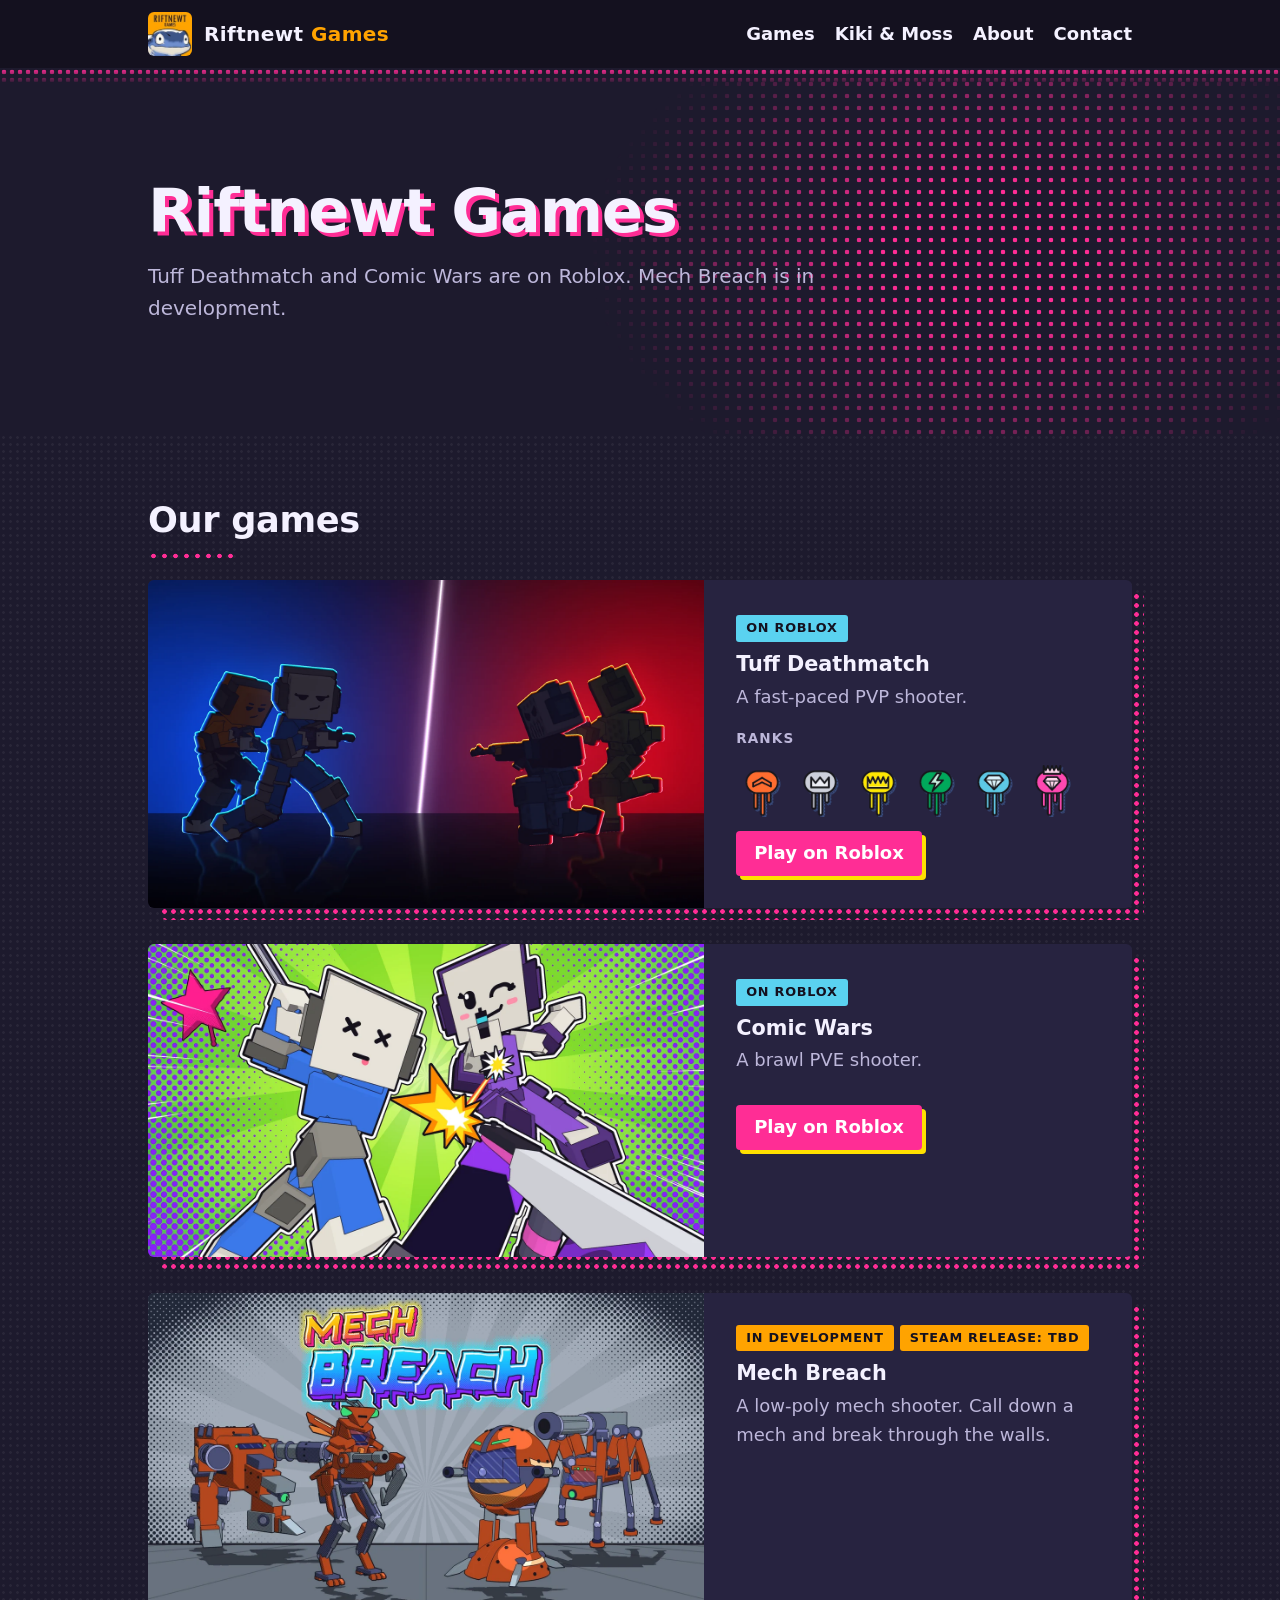
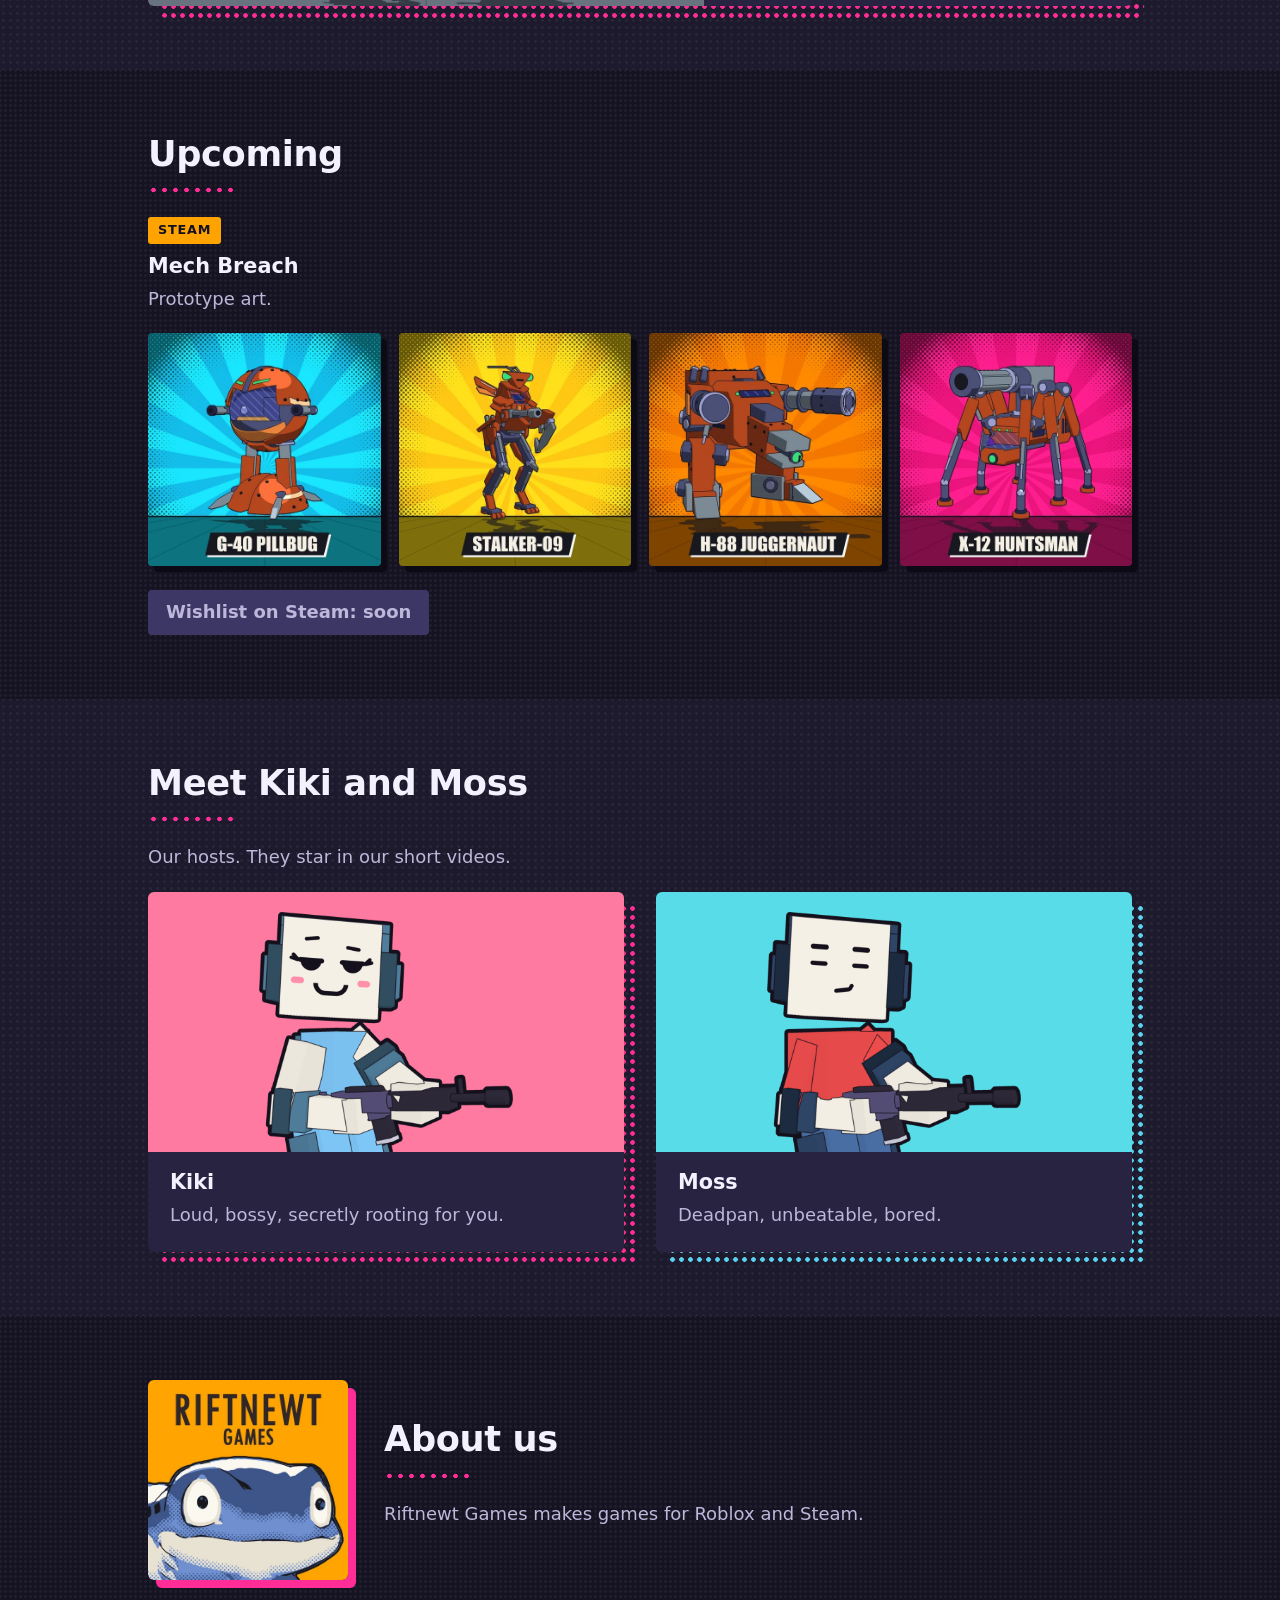
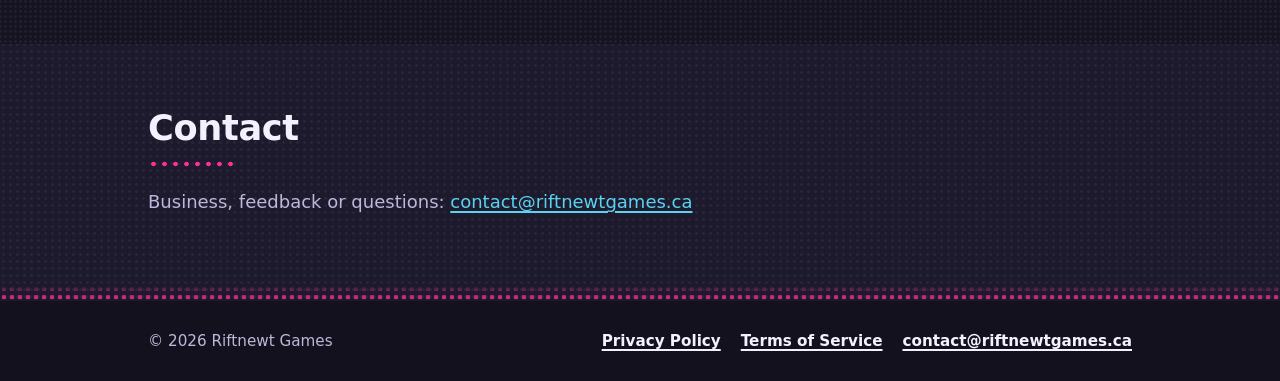
<file: index.html>
<!doctype html>
<html lang="en">
<head>
<meta charset="utf-8">
<meta name="viewport" content="width=device-width, initial-scale=1">
<title>Riftnewt Games</title>
<meta name="description" content="Riftnewt Games is independent. We make Tuff Deathmatch, Comic Wars and more, all in development for Steam.">
<meta property="og:type" content="website">
<meta property="og:site_name" content="Riftnewt Games">
<meta property="og:title" content="Riftnewt Games">
<meta property="og:description" content="Independent. Tuff Deathmatch, Comic Wars and more, heading to Steam.">
<meta property="og:url" content="https://riftnewtgames.ca/">
<meta property="og:image" content="https://riftnewtgames.ca/img/og-image.jpg">
<meta name="twitter:card" content="summary_large_image">
<link rel="icon" href="favicon.ico" sizes="any">
<link rel="icon" type="image/png" sizes="32x32" href="favicon-32.png">
<link rel="apple-touch-icon" href="apple-touch-icon.png">
<link rel="stylesheet" href="style.css">
</head>
<body>

<header class="site-header">
  <div class="wrap">
    <a class="brand" href="/"><img src="img/newt-96.webp" alt="" width="44" height="44"><span class="brand-name">Riftnewt <span>Games</span></span></a>
    <nav aria-label="Main">
      <a href="#games">Games</a>
      <a href="#characters">Kiki &amp; Moss</a>
      <a href="#about">About</a>
      <a href="#contact">Contact</a>
    </nav>
  </div>
</header>

<main>
  <div class="hero">
    <div class="wrap">
      <div>
        <h1>Riftnewt Games</h1>
        <p>Tuff Deathmatch and Comic Wars are on Roblox. Mech Breach is in development.</p>
      </div>
    </div>
  </div>

  <section id="games">
    <div class="wrap">
      <h2>Our games</h2>
      <article class="feature">
        <img src="img/hero-split.webp" alt="Two teams of stickmen face off, blue on the left and red on the right, split by a white neon line" width="1600" height="900">
        <div class="text">
          <span class="tag">On Roblox</span>
          <h3>Tuff Deathmatch</h3>
          <p>A fast-paced PVP shooter.</p>
          <p class="ranks-label">Ranks</p>
          <ul class="ranks" aria-label="Rank badges from Bronze to Master">
            <li><img src="img/ranks/bronze-3.webp" alt="Bronze 3 rank badge" width="52" height="52" loading="lazy"></li>
            <li><img src="img/ranks/silver-3.webp" alt="Silver 3 rank badge" width="52" height="52" loading="lazy"></li>
            <li><img src="img/ranks/gold-3.webp" alt="Gold 3 rank badge" width="52" height="52" loading="lazy"></li>
            <li><img src="img/ranks/platinum-3.webp" alt="Platinum 3 rank badge" width="52" height="52" loading="lazy"></li>
            <li><img src="img/ranks/diamond-3.webp" alt="Diamond 3 rank badge" width="52" height="52" loading="lazy"></li>
            <li><img src="img/ranks/master.webp" alt="Master rank badge" width="52" height="52" loading="lazy"></li>
          </ul>
          <a class="btn" href="https://ro.blox.com/Ebh5?af_dp=roblox%3A%2F%2Fnavigation%2Fgame_details%3FgameId%3D10777149514&amp;af_web_dp=https%3A%2F%2Fwww.roblox.com%2Fgames%2F82842314172804">Play on Roblox</a>
        </div>
      </article>
      <article class="feature">
        <img src="img/comic-wars.webp" alt="Two stickmen brawl on a green comic burst: one with X eyes, one winking, a muzzle flash between them" width="1280" height="720" loading="lazy">
        <div class="text">
          <span class="tag">On Roblox</span>
          <h3>Comic Wars</h3>
          <p>A brawl PVE shooter.</p>
          <a class="btn" href="https://www.roblox.com/games/114255466424540/Comic-Wars">Play on Roblox</a>
        </div>
      </article>
      <article class="feature">
        <img src="img/mech-breach.webp" alt="The four mechs of Mech Breach in a row on a concrete floor under the title MECH BREACH in graffiti lettering: a boxy heavy mech and a mantis-like mech on the left, a ball-shaped mech and a six-legged gun spider on the right" width="1280" height="720" loading="lazy">
        <div class="text">
          <div class="tags"><span class="tag soon">In development</span><span class="tag soon">Steam release: TBD</span></div>
          <h3>Mech Breach</h3>
          <p>A low-poly mech shooter. Call down a mech and break through the walls.</p>
        </div>
      </article>
    </div>
  </section>

  <div class="band">
    <section id="upcoming">
      <div class="wrap">
        <h2>Upcoming</h2>
        <span class="tag soon">Steam</span>
        <h3>Mech Breach</h3>
        <p class="lead">Prototype art.</p>
        <ul class="proto">
          <li><img src="img/mech-pillbug.webp" alt="G-40 PILLBUG, a round orange mech with a cobalt window and two small cannons, standing on armoured foot pods, on a cyan sunburst" width="540" height="540" loading="lazy"></li>
          <li><img src="img/mech-stalker.webp" alt="STALKER-09, a tall, thin mantis-like mech aiming a long gun, on a yellow sunburst" width="540" height="540" loading="lazy"></li>
          <li><img src="img/mech-juggernaut.webp" alt="H-88 JUGGERNAUT, a heavy, boxy mech with a big cannon and a tusked jaw, on an orange sunburst" width="540" height="540" loading="lazy"></li>
          <li><img src="img/mech-huntsman.webp" alt="X-12 HUNTSMAN, a six-legged spider mech carrying one big rotary cannon, on a magenta sunburst" width="540" height="540" loading="lazy"></li>
        </ul>
        <!-- When the Steam page exists, swap this span for: <a class="btn" href="STEAM PAGE URL">Wishlist on Steam</a> -->
        <span class="btn off" aria-disabled="true">Wishlist on Steam: soon</span>
      </div>
    </section>
  </div>

  <section id="characters">
    <div class="wrap">
      <h2>Meet Kiki and Moss</h2>
      <p class="lead">Our hosts. They star in our short videos.</p>
      <div class="chars">
        <article class="char kiki">
          <figure><img src="img/kiki.png" alt="Kiki, a cartoon character with headphones and a smug smile, holding a rifle" width="720" height="680" loading="lazy"></figure>
          <div class="text">
            <h3>Kiki</h3>
            <p>Loud, bossy, secretly rooting for you.</p>
          </div>
        </article>
        <article class="char moss">
          <figure><img src="img/moss.png" alt="Moss, a cartoon character with headphones and a flat expression, holding a rifle" width="720" height="680" loading="lazy"></figure>
          <div class="text">
            <h3>Moss</h3>
            <p>Deadpan, unbeatable, bored.</p>
          </div>
        </article>
      </div>
    </div>
  </section>

  <div class="band">
    <section id="about">
      <div class="wrap about">
        <img src="img/newt-480.webp" alt="The Riftnewt Games newt mascot, wide-eyed on an orange background" width="480" height="480" loading="lazy">
        <div>
          <h2>About us</h2>
          <p>Riftnewt Games makes games for Roblox and Steam.</p>
        </div>
      </div>
    </section>
  </div>

  <section id="contact">
    <div class="wrap">
      <h2>Contact</h2>
      <p class="lead">Business, feedback or questions: <a href="mailto:contact@riftnewtgames.ca">contact@riftnewtgames.ca</a></p>
    </div>
  </section>
</main>

<footer class="site-footer">
  <div class="wrap">
    <p>&copy; 2026 Riftnewt Games</p>
    <nav aria-label="Legal">
      <a href="privacy.html">Privacy Policy</a>
      <a href="terms.html">Terms of Service</a>
      <a href="mailto:contact@riftnewtgames.ca">contact@riftnewtgames.ca</a>
    </nav>
  </div>
</footer>

</body>
</html>
</file>
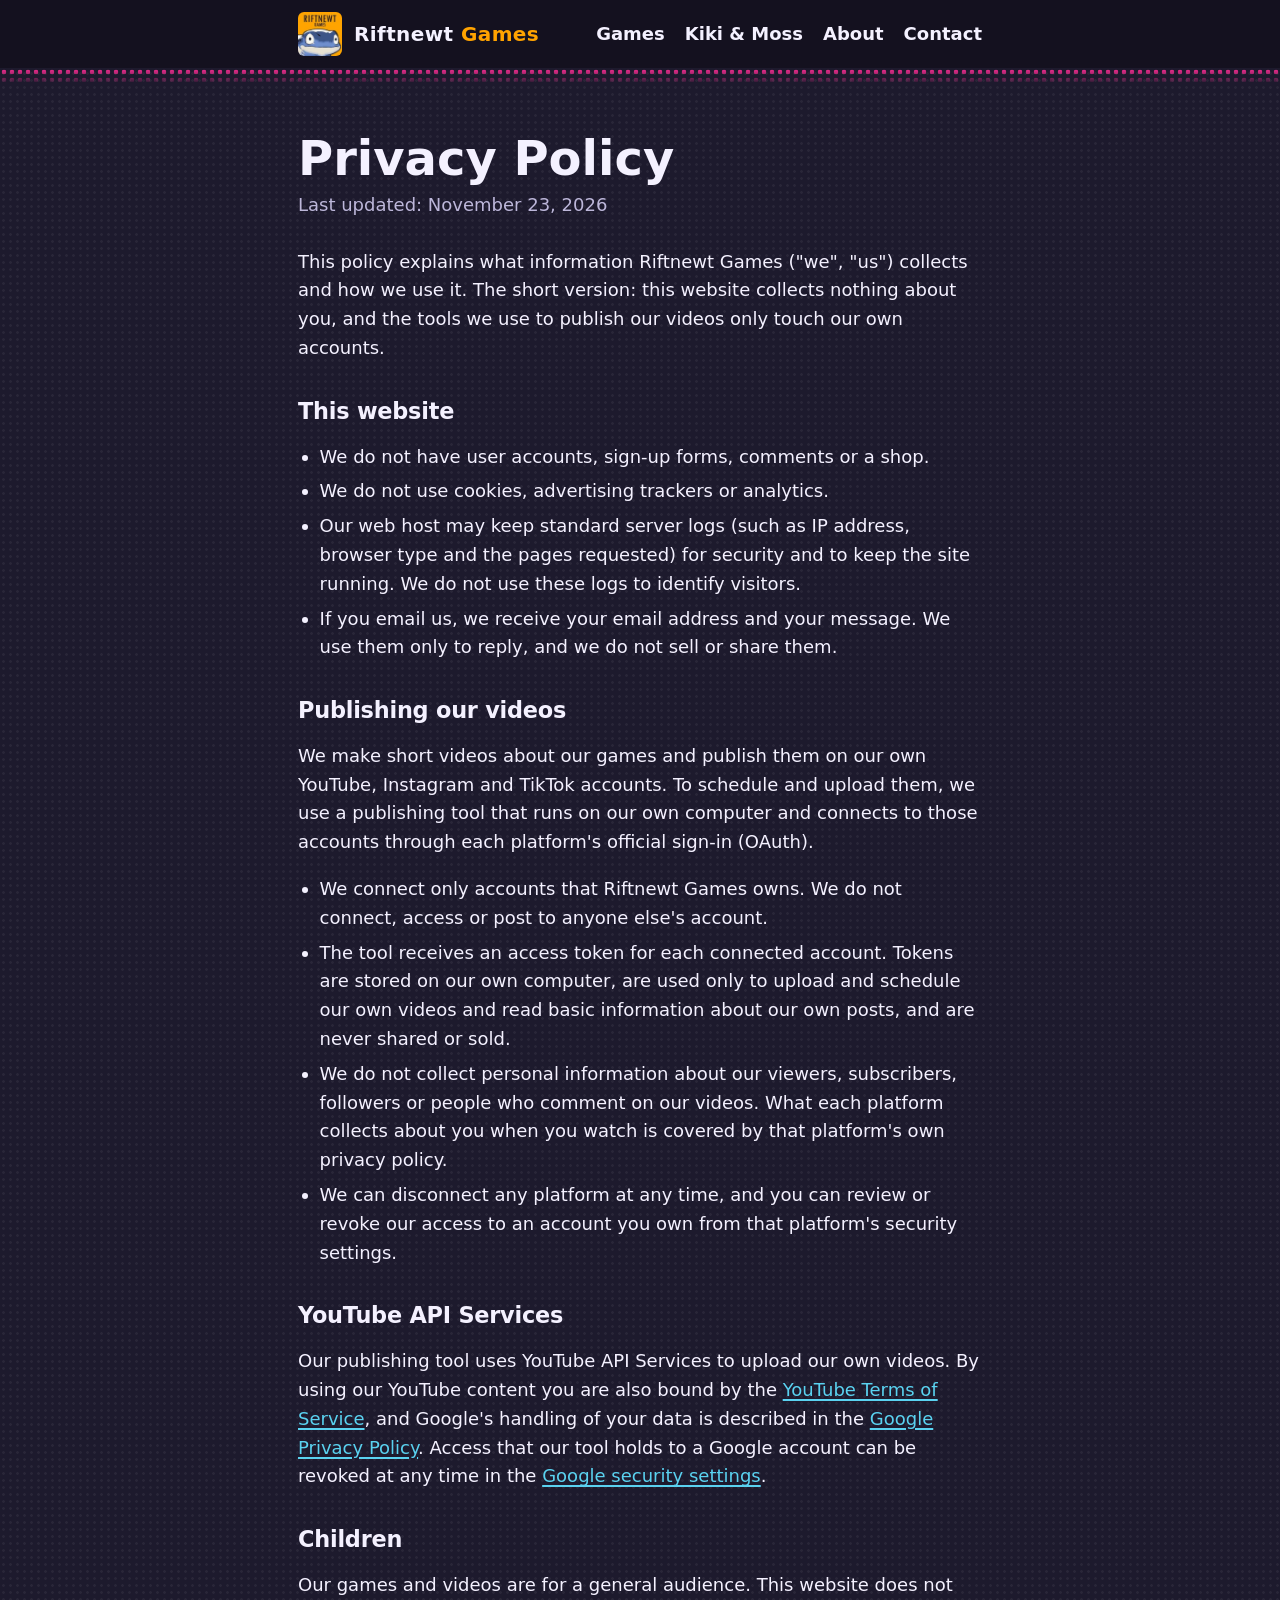
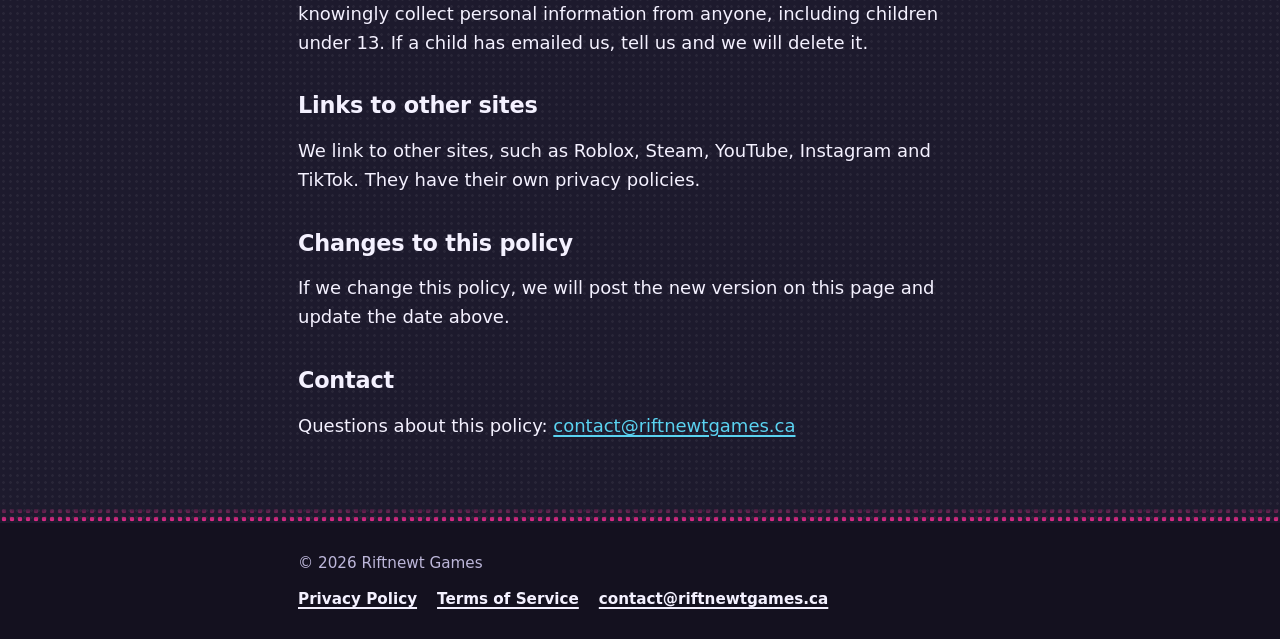
<file: privacy.html>
<!doctype html>
<html lang="en">
<head>
<meta charset="utf-8">
<meta name="viewport" content="width=device-width, initial-scale=1">
<title>Privacy Policy | Riftnewt Games</title>
<meta name="description" content="How Riftnewt Games handles information on this website and in the tools we use to publish our videos.">
<link rel="icon" href="favicon.ico" sizes="any">
<link rel="icon" type="image/png" sizes="32x32" href="favicon-32.png">
<link rel="apple-touch-icon" href="apple-touch-icon.png">
<link rel="stylesheet" href="style.css">
</head>
<body class="doc">

<header class="site-header">
  <div class="wrap">
    <a class="brand" href="/"><img src="img/newt-96.webp" alt="" width="44" height="44"><span class="brand-name">Riftnewt <span>Games</span></span></a>
    <nav aria-label="Main">
      <a href="/#games">Games</a>
      <a href="/#characters">Kiki &amp; Moss</a>
      <a href="/#about">About</a>
      <a href="/#contact">Contact</a>
    </nav>
  </div>
</header>

<main>
  <section>
    <div class="wrap">
      <h1>Privacy Policy</h1>
      <p class="updated">Last updated: November 23, 2026</p>

      <p>This policy explains what information Riftnewt Games ("we", "us") collects and how we use it. The short version: this website collects nothing about you, and the tools we use to publish our videos only touch our own accounts.</p>

      <h2>This website</h2>
      <ul>
        <li>We do not have user accounts, sign-up forms, comments or a shop.</li>
        <li>We do not use cookies, advertising trackers or analytics.</li>
        <li>Our web host may keep standard server logs (such as IP address, browser type and the pages requested) for security and to keep the site running. We do not use these logs to identify visitors.</li>
        <li>If you email us, we receive your email address and your message. We use them only to reply, and we do not sell or share them.</li>
      </ul>

      <h2>Publishing our videos</h2>
      <p>We make short videos about our games and publish them on our own YouTube, Instagram and TikTok accounts. To schedule and upload them, we use a publishing tool that runs on our own computer and connects to those accounts through each platform's official sign-in (OAuth).</p>
      <ul>
        <li>We connect only accounts that Riftnewt Games owns. We do not connect, access or post to anyone else's account.</li>
        <li>The tool receives an access token for each connected account. Tokens are stored on our own computer, are used only to upload and schedule our own videos and read basic information about our own posts, and are never shared or sold.</li>
        <li>We do not collect personal information about our viewers, subscribers, followers or people who comment on our videos. What each platform collects about you when you watch is covered by that platform's own privacy policy.</li>
        <li>We can disconnect any platform at any time, and you can review or revoke our access to an account you own from that platform's security settings.</li>
      </ul>

      <h2>YouTube API Services</h2>
      <p>Our publishing tool uses YouTube API Services to upload our own videos. By using our YouTube content you are also bound by the <a href="https://www.youtube.com/t/terms">YouTube Terms of Service</a>, and Google's handling of your data is described in the <a href="https://policies.google.com/privacy">Google Privacy Policy</a>. Access that our tool holds to a Google account can be revoked at any time in the <a href="https://myaccount.google.com/permissions">Google security settings</a>.</p>

      <h2>Children</h2>
      <p>Our games and videos are for a general audience. This website does not knowingly collect personal information from anyone, including children under 13. If a child has emailed us, tell us and we will delete it.</p>

      <h2>Links to other sites</h2>
      <p>We link to other sites, such as Roblox, Steam, YouTube, Instagram and TikTok. They have their own privacy policies.</p>

      <h2>Changes to this policy</h2>
      <p>If we change this policy, we will post the new version on this page and update the date above.</p>

      <h2>Contact</h2>
      <p>Questions about this policy: <a href="mailto:contact@riftnewtgames.ca">contact@riftnewtgames.ca</a></p>
    </div>
  </section>
</main>

<footer class="site-footer">
  <div class="wrap">
    <p>&copy; 2026 Riftnewt Games</p>
    <nav aria-label="Legal">
      <a href="privacy.html">Privacy Policy</a>
      <a href="terms.html">Terms of Service</a>
      <a href="mailto:contact@riftnewtgames.ca">contact@riftnewtgames.ca</a>
    </nav>
  </div>
</footer>

</body>
</html>
</file>
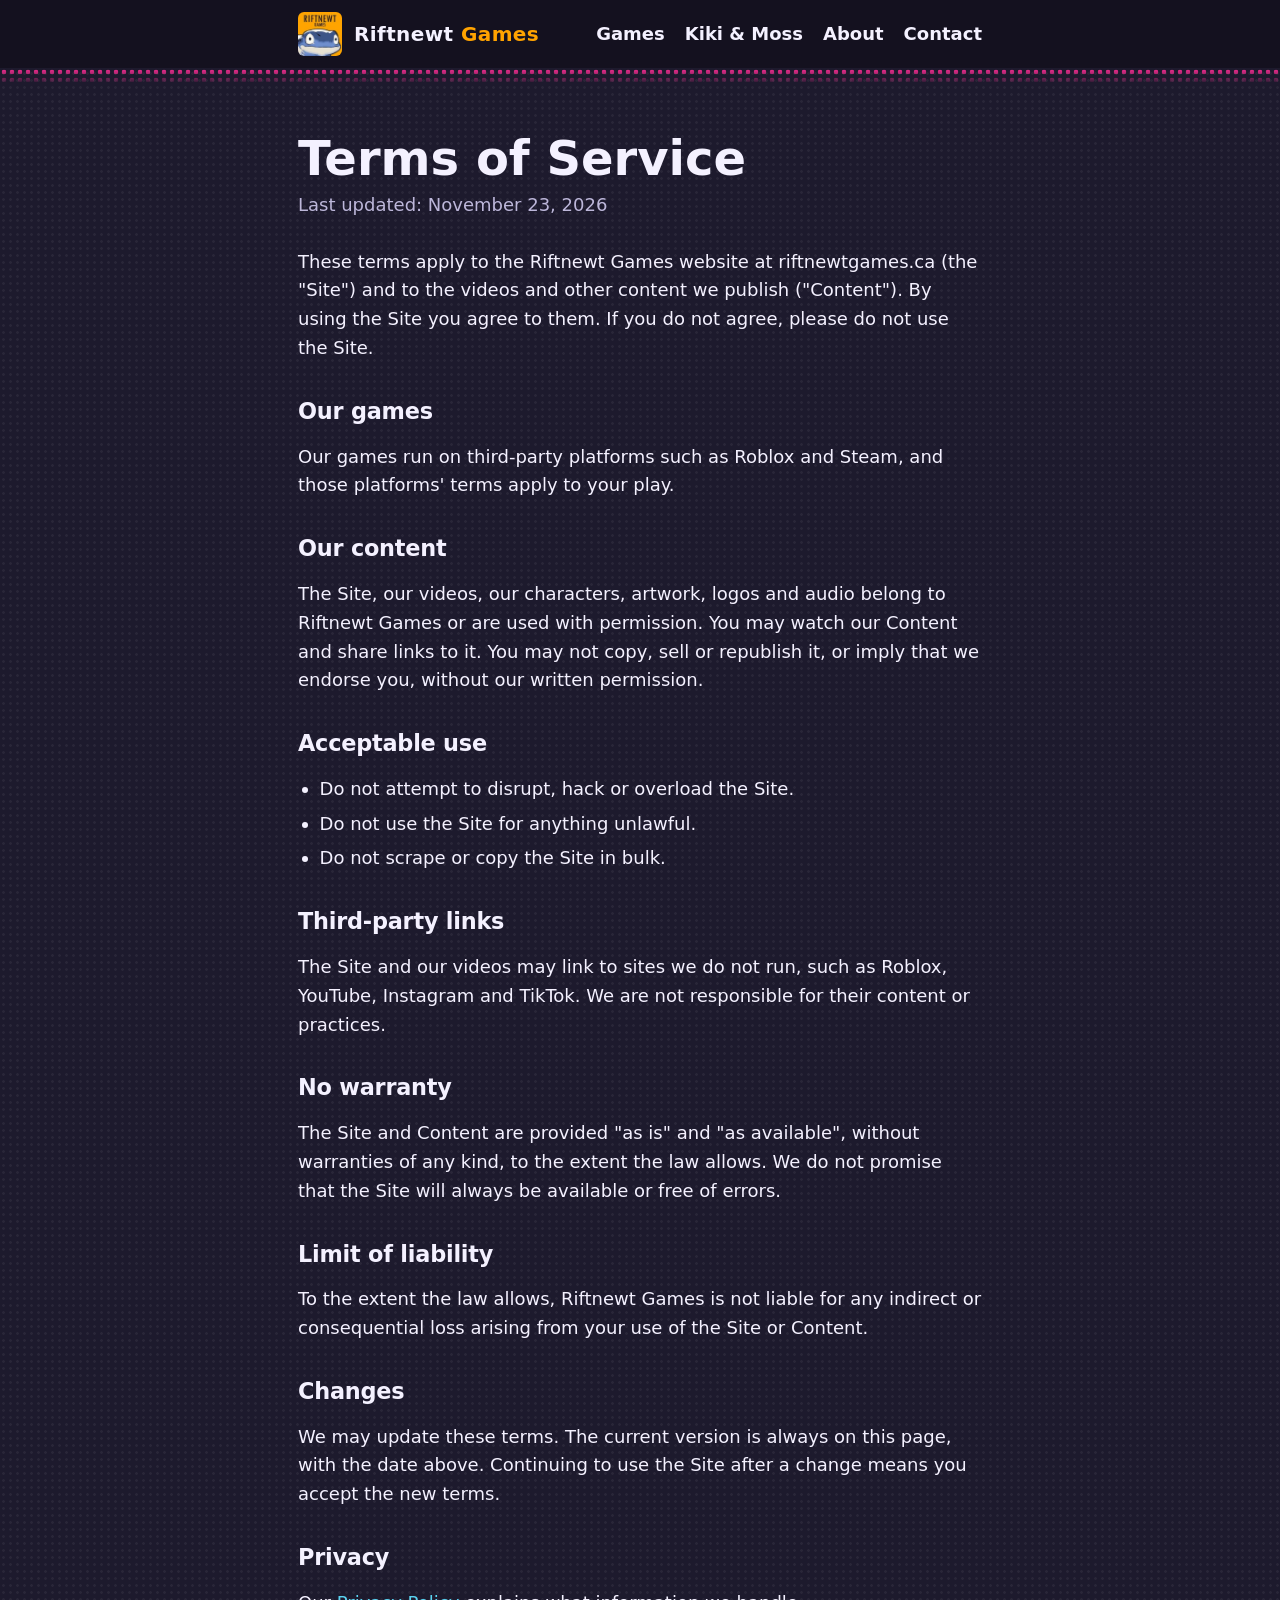
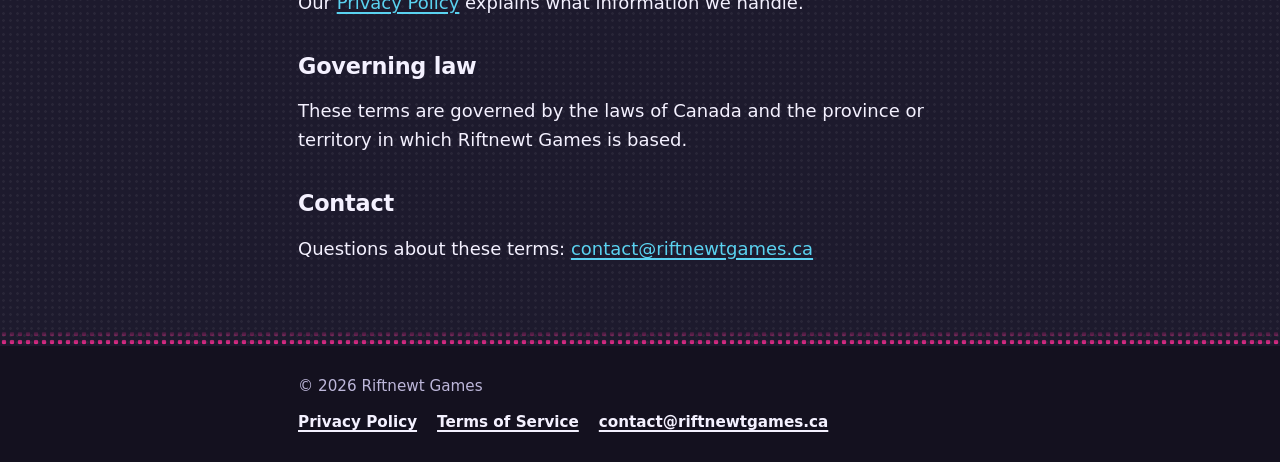
<file: terms.html>
<!doctype html>
<html lang="en">
<head>
<meta charset="utf-8">
<meta name="viewport" content="width=device-width, initial-scale=1">
<title>Terms of Service | Riftnewt Games</title>
<meta name="description" content="The terms for using the Riftnewt Games website and watching our videos.">
<link rel="icon" href="favicon.ico" sizes="any">
<link rel="icon" type="image/png" sizes="32x32" href="favicon-32.png">
<link rel="apple-touch-icon" href="apple-touch-icon.png">
<link rel="stylesheet" href="style.css">
</head>
<body class="doc">

<header class="site-header">
  <div class="wrap">
    <a class="brand" href="/"><img src="img/newt-96.webp" alt="" width="44" height="44"><span class="brand-name">Riftnewt <span>Games</span></span></a>
    <nav aria-label="Main">
      <a href="/#games">Games</a>
      <a href="/#characters">Kiki &amp; Moss</a>
      <a href="/#about">About</a>
      <a href="/#contact">Contact</a>
    </nav>
  </div>
</header>

<main>
  <section>
    <div class="wrap">
      <h1>Terms of Service</h1>
      <p class="updated">Last updated: November 23, 2026</p>

      <p>These terms apply to the Riftnewt Games website at riftnewtgames.ca (the "Site") and to the videos and other content we publish ("Content"). By using the Site you agree to them. If you do not agree, please do not use the Site.</p>

      <h2>Our games</h2>
      <p>Our games run on third-party platforms such as Roblox and Steam, and those platforms' terms apply to your play.</p>

      <h2>Our content</h2>
      <p>The Site, our videos, our characters, artwork, logos and audio belong to Riftnewt Games or are used with permission. You may watch our Content and share links to it. You may not copy, sell or republish it, or imply that we endorse you, without our written permission.</p>

      <h2>Acceptable use</h2>
      <ul>
        <li>Do not attempt to disrupt, hack or overload the Site.</li>
        <li>Do not use the Site for anything unlawful.</li>
        <li>Do not scrape or copy the Site in bulk.</li>
      </ul>

      <h2>Third-party links</h2>
      <p>The Site and our videos may link to sites we do not run, such as Roblox, YouTube, Instagram and TikTok. We are not responsible for their content or practices.</p>

      <h2>No warranty</h2>
      <p>The Site and Content are provided "as is" and "as available", without warranties of any kind, to the extent the law allows. We do not promise that the Site will always be available or free of errors.</p>

      <h2>Limit of liability</h2>
      <p>To the extent the law allows, Riftnewt Games is not liable for any indirect or consequential loss arising from your use of the Site or Content.</p>

      <h2>Changes</h2>
      <p>We may update these terms. The current version is always on this page, with the date above. Continuing to use the Site after a change means you accept the new terms.</p>

      <h2>Privacy</h2>
      <p>Our <a href="privacy.html">Privacy Policy</a> explains what information we handle.</p>

      <h2>Governing law</h2>
      <p>These terms are governed by the laws of Canada and the province or territory in which Riftnewt Games is based.</p>

      <h2>Contact</h2>
      <p>Questions about these terms: <a href="mailto:contact@riftnewtgames.ca">contact@riftnewtgames.ca</a></p>
    </div>
  </section>
</main>

<footer class="site-footer">
  <div class="wrap">
    <p>&copy; 2026 Riftnewt Games</p>
    <nav aria-label="Legal">
      <a href="privacy.html">Privacy Policy</a>
      <a href="terms.html">Terms of Service</a>
      <a href="mailto:contact@riftnewtgames.ca">contact@riftnewtgames.ca</a>
    </nav>
  </div>
</footer>

</body>
</html>
</file>
<file: style.css>
:root {
  --bg: #1d1a2d;        /* same ground as the Tuff Deathmatch lockup */
  --panel: #272340;
  --line: #3d3766;
  --ink: #0c0a14;       /* flat shadow ink */
  --text: #f4f1ff;
  --muted: #bdb7da;
  --yellow: #ffe000;
  --pink: #ff2d95;
  --cyan: #5ad2f0;
  --orange: #ffa300;
  --gutter: clamp(16px, 5vw, 48px);
  /* Riso look: flat ground, one spot ink at a time, printed as halftone dots, plates sit off register. */
  --dots-pink: radial-gradient(circle, var(--pink) 2px, transparent 2.6px);
  --dots-cyan: radial-gradient(circle, var(--cyan) 2px, transparent 2.6px);
  --dots-white: radial-gradient(circle, rgba(255, 255, 255, 0.05) 1px, transparent 1.7px);
  color-scheme: dark;
}

* { box-sizing: border-box; }

html { scroll-behavior: smooth; }

body {
  margin: 0;
  background: var(--bg) var(--dots-white) 0 0 / 7px 7px;
  color: var(--text);
  font-family: system-ui, -apple-system, "Segoe UI", Roboto, Helvetica, Arial, sans-serif;
  font-size: 18px;
  line-height: 1.6;
}

a { color: var(--cyan); text-decoration-thickness: 2px; text-underline-offset: 3px; }
a:hover { color: var(--yellow); }
a:focus-visible { outline: 3px solid var(--yellow); outline-offset: 3px; }

img { max-width: 100%; height: auto; }

.wrap { max-width: 1080px; margin: 0 auto; padding-inline: var(--gutter); isolation: isolate; }

/* header: flat bar, a strip of pink dots fading out under it */
.site-header { position: relative; z-index: 2; background: #14111f; }
.site-header::after { content: ""; position: absolute; left: 0; right: 0; top: 100%; height: 16px; background: var(--dots-pink) 0 0 / 8px 8px; -webkit-mask-image: linear-gradient(#000, transparent); mask-image: linear-gradient(#000, transparent); pointer-events: none; }
.site-header .wrap { display: flex; flex-wrap: wrap; align-items: center; justify-content: space-between; gap: 8px 24px; padding-block: 12px; }
.brand { display: flex; align-items: center; gap: 12px; color: var(--text); font-weight: 900; font-size: 1.25rem; letter-spacing: 0.02em; text-decoration: none; }
.brand img { display: block; width: 44px; height: 44px; border-radius: 6px; }
.brand-name span { color: var(--orange); }
.site-header nav { display: flex; flex-wrap: wrap; gap: 4px 20px; font-weight: 600; }
.site-header nav a { color: var(--text); text-decoration: none; }
.site-header nav a:hover { color: var(--yellow); }

/* hero: headline on a field of pink dots */
.hero { position: relative; overflow: hidden; background: var(--bg); }
.hero::before { content: ""; position: absolute; top: -20%; right: -8%; width: 62%; height: 140%; background: var(--dots-pink) 0 0 / 12px 12px; -webkit-mask-image: radial-gradient(closest-side, #000 25%, transparent 100%); mask-image: radial-gradient(closest-side, #000 25%, transparent 100%); }
.hero .wrap { position: relative; padding-block: clamp(48px, 9vw, 112px); }
.hero h1 { max-width: 14em; margin: 0 0 16px; font-size: clamp(2.2rem, 6vw, 3.8rem); line-height: 1.05; font-weight: 900; letter-spacing: -0.02em; text-shadow: 4px 4px 0 var(--pink); }
.hero p { margin: 0; max-width: 40em; color: var(--muted); font-size: clamp(1.05rem, 2.4vw, 1.25rem); }

/* sections */
section { padding-block: clamp(36px, 6vw, 64px); }
h2 { margin: 0 0 20px; font-size: clamp(1.6rem, 4vw, 2.2rem); line-height: 1.15; font-weight: 900; letter-spacing: -0.01em; }
h2::after { content: ""; display: block; width: 88px; height: 8px; margin-top: 12px; background: var(--dots-pink) 0 0 / 11px 8px; }
h3 { margin: 0 0 6px; font-size: 1.3rem; line-height: 1.2; }
.lead { max-width: 38em; margin: 0 0 20px; color: var(--muted); }

.band { background: #151222 var(--dots-white) 3px 3px / 5px 5px; }

.tag { display: inline-block; margin-bottom: 10px; padding: 3px 10px; border-radius: 3px; background: var(--cyan); color: #14111f; font-size: 0.8rem; font-weight: 800; text-transform: uppercase; letter-spacing: 0.06em; }
.tag.soon { background: var(--orange); }
.tags { display: flex; flex-wrap: wrap; gap: 6px; margin-bottom: 10px; }
.tags .tag { margin-bottom: 0; }

/* games: each card has a dotted plate printed off register behind it */
.feature { position: relative; display: grid; grid-template-columns: 1.3fr 1fr; background: var(--panel); border-radius: 6px; }
.feature::before { content: ""; position: absolute; inset: 12px -12px -12px 12px; z-index: -1; border-radius: 6px; background: var(--dots-pink) 0 0 / 9px 9px; }
.feature > img { display: block; width: 100%; height: 100%; object-fit: cover; min-height: 220px; border-radius: 6px 0 0 6px; }
.feature .text { padding: clamp(20px, 3vw, 32px); }
.feature p { margin: 0 0 16px; color: var(--muted); }
.feature + .feature { margin-top: 36px; }
@media (max-width: 760px) { .feature { grid-template-columns: 1fr; } .feature > img { border-radius: 6px 6px 0 0; } }

.ranks { display: flex; flex-wrap: wrap; gap: 6px; margin: 0; padding: 0; list-style: none; }
.ranks img { display: block; width: 52px; height: 52px; }
.ranks-label { margin: 0 0 6px; color: var(--muted); font-size: 0.85rem; font-weight: 700; letter-spacing: 0.08em; text-transform: uppercase; }

.btn { display: inline-block; margin-top: 14px; padding: 8px 18px; border-radius: 4px; background: var(--pink); color: #fff; font-weight: 800; text-decoration: none; box-shadow: 4px 4px 0 var(--yellow); transition: transform 0.08s, box-shadow 0.08s; }
.btn:hover { color: #fff; transform: translate(2px, 2px); box-shadow: 2px 2px 0 var(--yellow); }
.btn.off, .btn.off:hover { background: var(--line); color: var(--muted); box-shadow: none; transform: none; cursor: default; }

/* upcoming */
.proto { display: grid; grid-template-columns: repeat(auto-fit, minmax(min(100%, 150px), 1fr)); gap: 18px; margin: 0 0 10px; padding: 0; list-style: none; }
.proto img { display: block; width: 100%; aspect-ratio: 1; object-fit: cover; border-radius: 4px; box-shadow: 6px 6px 0 var(--ink); }

/* gallery (not on the page right now) */
.gallery { display: grid; grid-template-columns: repeat(auto-fit, minmax(min(100%, 300px), 1fr)); gap: 18px; margin: 0; padding: 0; list-style: none; }
.gallery img { display: block; width: 100%; aspect-ratio: 16 / 9; object-fit: cover; border-radius: 4px; box-shadow: 6px 6px 0 var(--ink); }

/* characters: Kiki prints in pink dots, Moss in cyan */
.chars { display: grid; grid-template-columns: repeat(auto-fit, minmax(min(100%, 300px), 1fr)); gap: 32px; }
.char { position: relative; display: flex; flex-direction: column; border-radius: 6px; background: var(--panel); }
.char::before { content: ""; position: absolute; inset: 12px -12px -12px 12px; z-index: -1; border-radius: 6px; background: var(--dots-pink) 0 0 / 9px 9px; }
.char.moss::before { background: var(--dots-cyan) 0 0 / 9px 9px; }
.char figure { margin: 0; padding: 20px 20px 0; display: flex; align-items: flex-end; justify-content: center; height: 260px; border-radius: 6px 6px 0 0; }
.char.kiki figure { background: #ff7aa0; }
.char.moss figure { background: #58dde8; }
.char img { display: block; max-height: 100%; width: auto; }
.char .text { padding: 18px 22px 22px; }
.char p { margin: 0; color: var(--muted); }

/* about */
.about { display: grid; grid-template-columns: 200px 1fr; align-items: center; gap: 24px 36px; }
.about img { display: block; width: 200px; height: 200px; border-radius: 6px; box-shadow: 8px 8px 0 var(--pink); }
.about p { max-width: 38em; margin: 0 0 12px; color: var(--muted); }
.about strong { color: var(--yellow); }
@media (max-width: 640px) { .about { grid-template-columns: 1fr; } .about img { width: 140px; height: 140px; } }

/* policy pages */
.doc .wrap { max-width: 780px; }
.doc h1 { margin: 0 0 6px; font-size: clamp(2rem, 6vw, 3rem); line-height: 1.1; font-weight: 900; }
.doc .updated { margin: 0 0 28px; color: var(--muted); }
.doc h2 { margin: 36px 0 10px; font-size: 1.4rem; }
.doc h2::after { display: none; }
.doc p, .doc li { max-width: 40em; color: var(--text); }
.doc ul { padding-left: 1.2em; }
.doc li { margin-bottom: 6px; }

/* footer: flat bar with a strip of pink dots fading in above it */
.site-footer { position: relative; background: #14111f; padding-block: 28px; font-size: 0.95rem; }
.site-footer::before { content: ""; position: absolute; left: 0; right: 0; bottom: 100%; height: 16px; background: var(--dots-pink) 0 0 / 8px 8px; -webkit-mask-image: linear-gradient(to top, #000, transparent); mask-image: linear-gradient(to top, #000, transparent); pointer-events: none; }
.site-footer .wrap { display: flex; flex-wrap: wrap; justify-content: space-between; gap: 12px 32px; }
.site-footer nav { display: flex; flex-wrap: wrap; gap: 4px 20px; font-weight: 600; }
.site-footer a { color: var(--text); }
.site-footer a:hover { color: var(--yellow); }
.site-footer p { margin: 0; color: var(--muted); }
</file>
